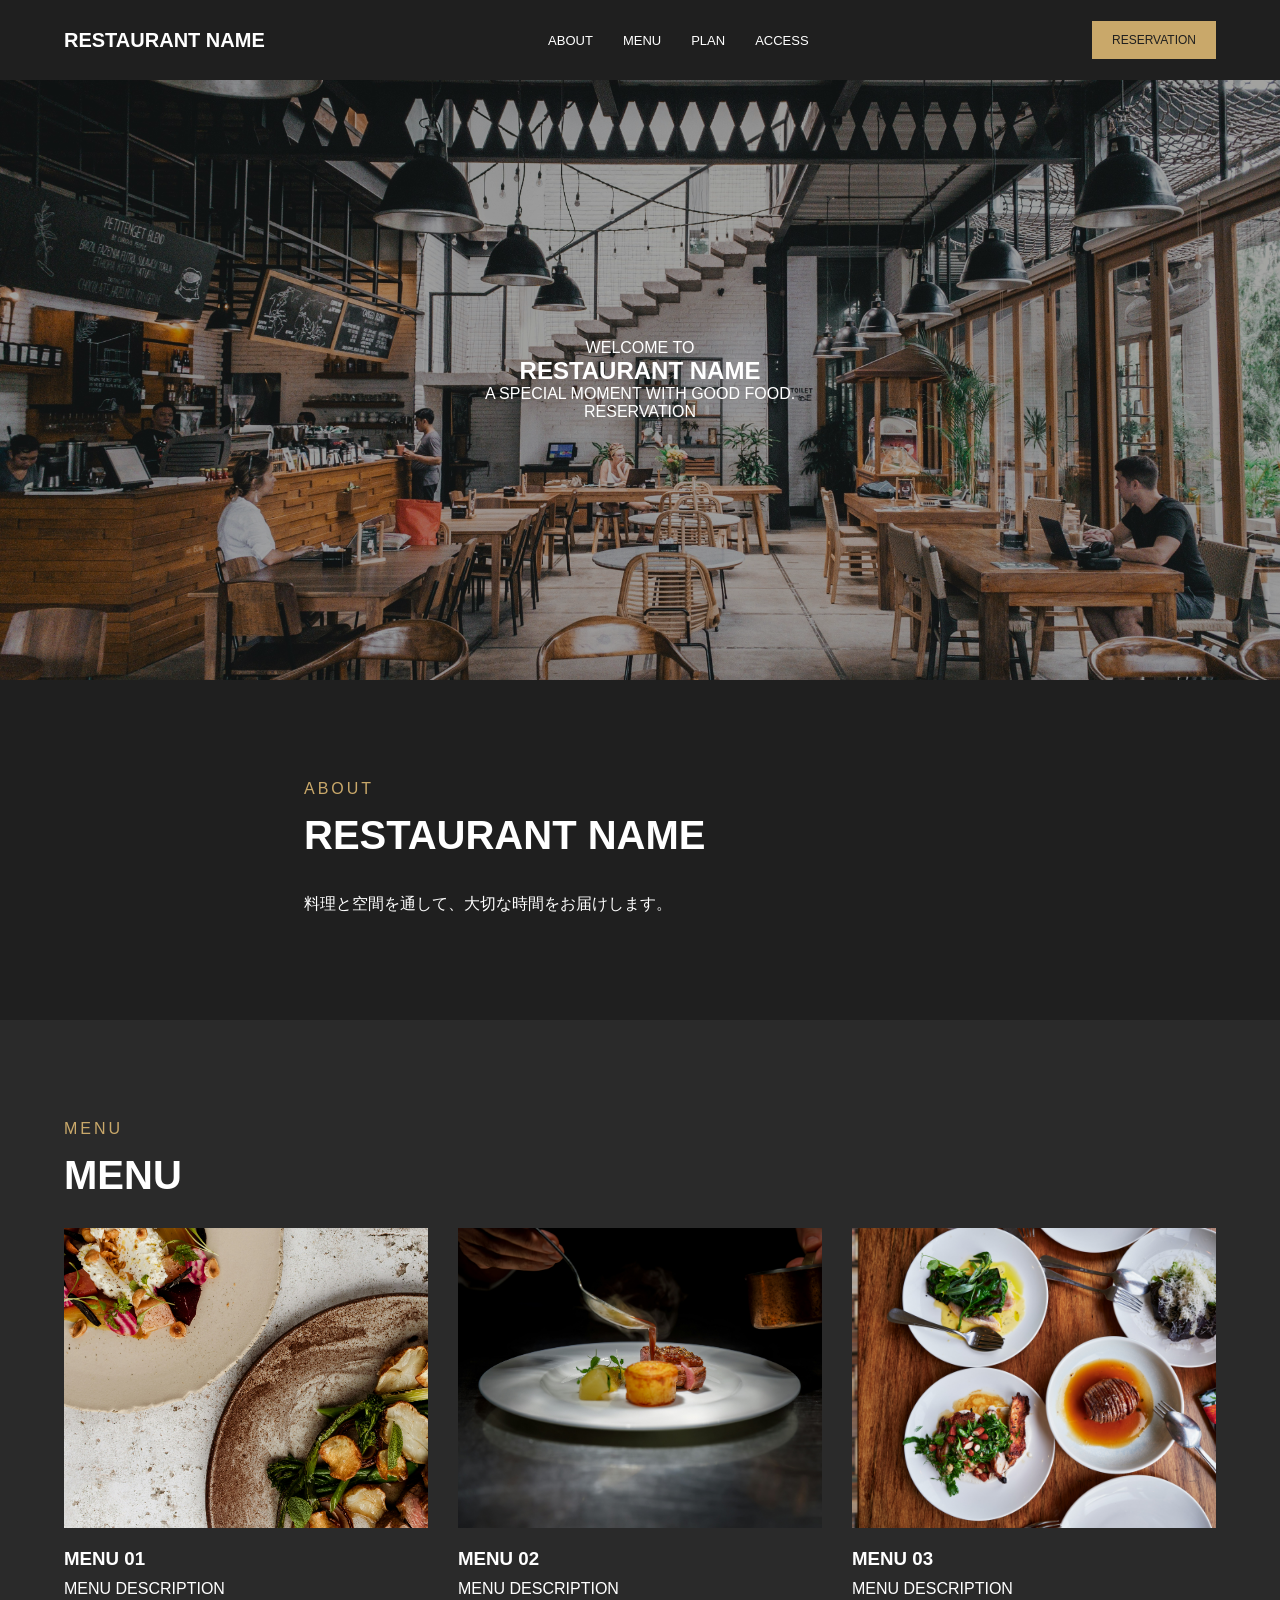
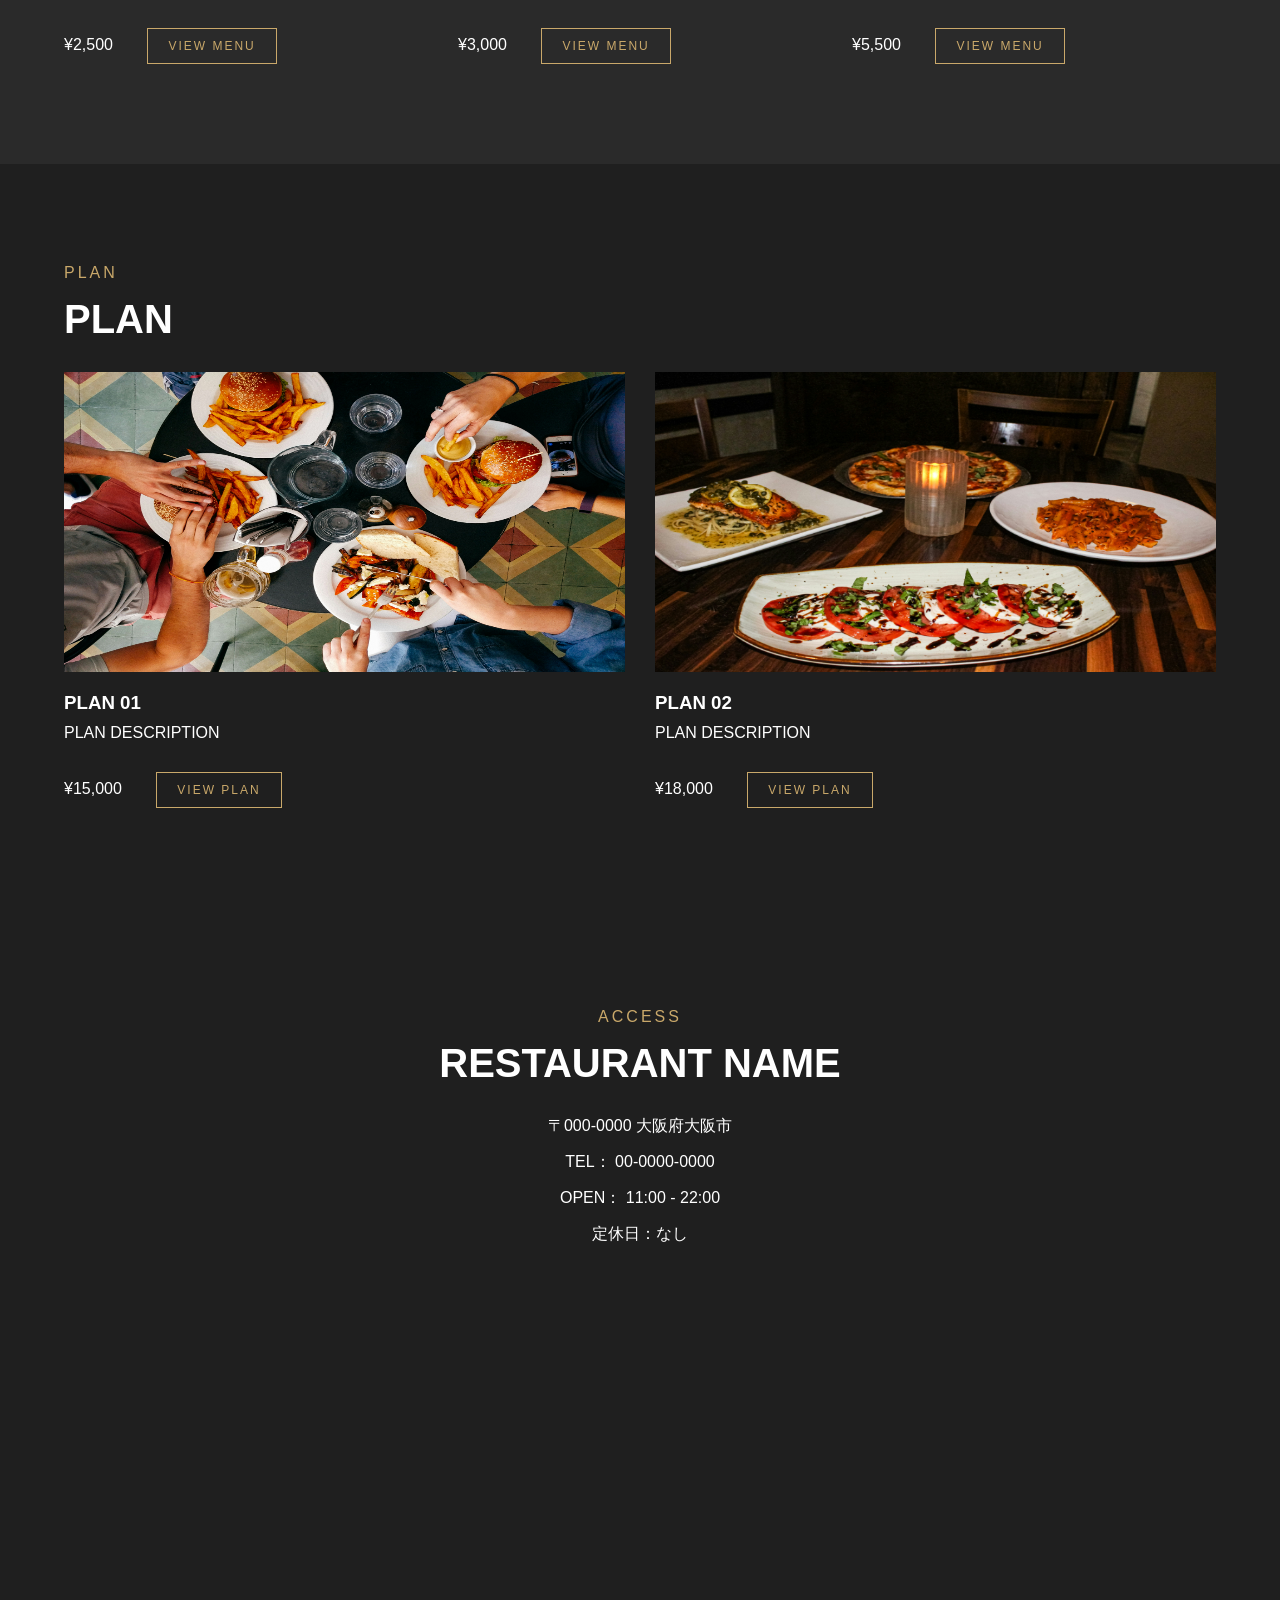
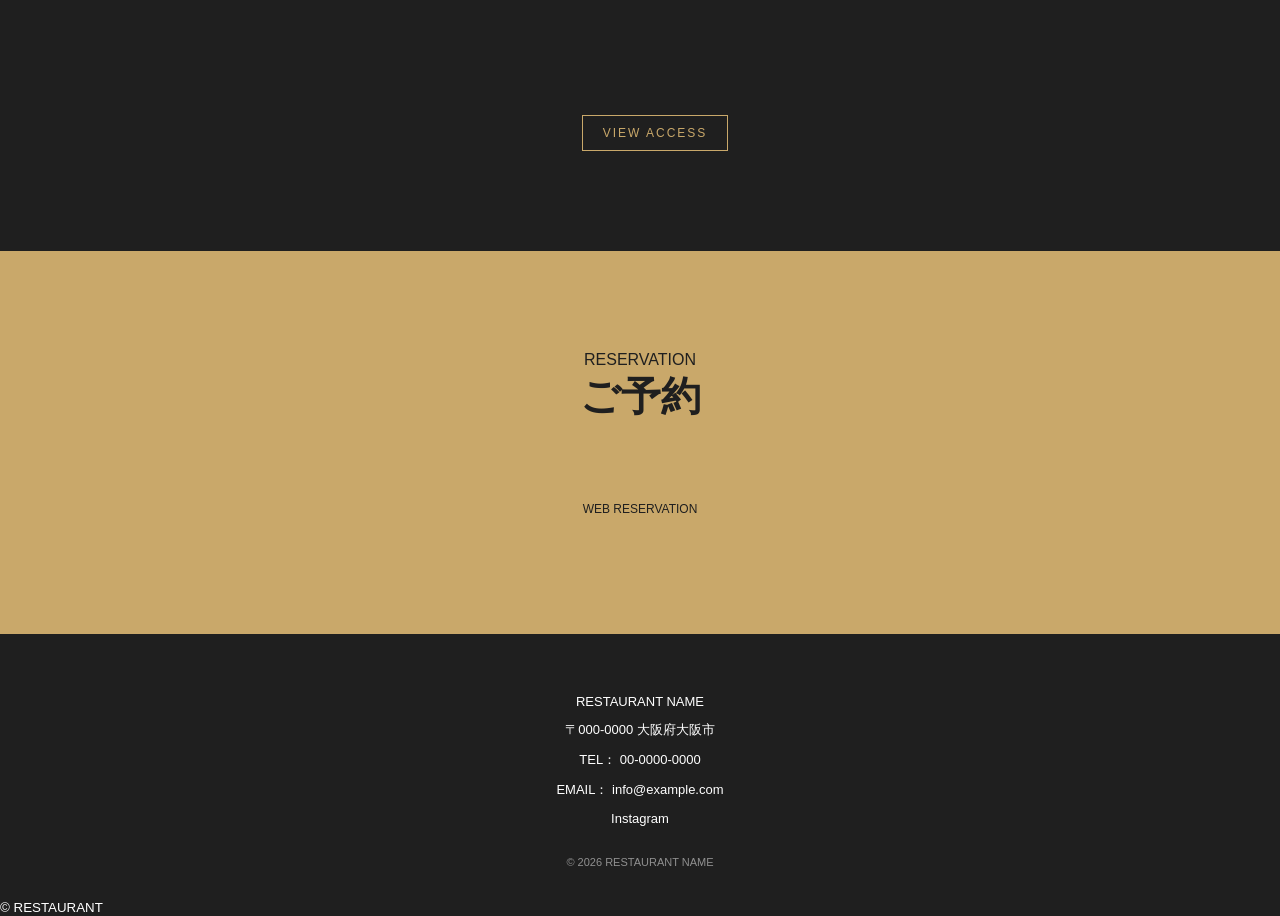
<file: index.html>
<!DOCTYPE html>
<html lang="ja">

<head>

  <meta charset="UTF-8">

  <meta
    name="viewport"
    content="width=device-width, initial-scale=1.0"
  >

  <title>RESTAURANT</title>

  <link rel="stylesheet" href="style.css">
  <link rel="icon" href="images/favicon.png">
  <link rel="apple-touch-icon" sizes="180x180" href="images/apple-touch-icon.png">
  
</head>


<body>


  <!-- HEADER -->

  <header>

    <div
      class="logo"
      data-site="restaurantName"
    ></div>


    <nav>

      <a href="#about">
        ABOUT
      </a>

      <a href="menu.html">
        MENU
      </a>
      
      <a href="plan.html">
        PLAN
      </a>
      
      <a href="access.html">
        ACCESS
      </a>

    </nav>
<button
  class="menu-toggle"
  aria-label="メニューを開く"
>

  <span></span>

  <span></span>

  <span></span>

</button>

    <a
      href="#reservation"
      class="reservation-button"
    >
      RESERVATION
    </a>

  </header>


<!-- HERO -->

<section class="hero">

  <img
  class="hero-image"
  data-image="heroImage"
  alt="RESTAURANT"
>

  <div class="hero-overlay"></div>


  <div class="hero-content">

    <p>
      WELCOME TO
    </p>


    <h1
      data-site="restaurantName"
    ></h1>


    <p
      class="hero-catch"
      data-site="catchCopy"
    ></p>


    <a
      href="#reservation"
      class="hero-button"
    >
      RESERVATION
    </a>

  </div>

</section>



  <!-- ABOUT -->

  <section
    id="about"
    class="about"
  >

    <p class="section-subtitle">
      ABOUT
    </p>


    <h2
      data-site="restaurantName"
    ></h2>


    <p
      class="about-text"
      data-site="aboutText"
    ></p>

  </section>



  <!-- MENU -->

  <section
    id="menu"
    class="menu-section"
  >

    <p class="section-subtitle">
      MENU
    </p>


    <h2>
      MENU
    </h2>


    <div class="menu-grid">


      <div class="menu-card">

        <img
            class="menu-image"
            data-image="menuImage01"
            alt="MENU 01"
          >


        <h3
          data-site="menuName01"
        ></h3>
        
        <p
          data-site="menuDescription01"
        ></p>
        
        <span
          data-site="menuPrice01"
        ></span>

        <a href="menu.html#menu01" class="menu-more">
          VIEW MENU
        </a>

      </div>



      <div class="menu-card">

      <img
      class="menu-image"
      data-image="menuImage02"
      alt="MENU 02"
    >


       <!-- MENU 02 -->

      <h3
        data-site="menuName02"
      ></h3>
      
      <p
        data-site="menuDescription02"
      ></p>
      
      <span
        data-site="menuPrice02"
      ></span>

      <a href="menu.html#menu02" class="menu-more">
        VIEW MENU
      </a>

      </div>



      <div class="menu-card">

<img
  class="menu-image"
  data-image="menuImage03"
  alt="MENU 03"
>


        <!-- MENU 03 -->

        <h3
          data-site="menuName03"
        ></h3>
        
        <p
          data-site="menuDescription03"
        ></p>
        
        <span
          data-site="menuPrice03"
        ></span>
        
        <a href="menu.html#menu03" class="menu-more">
          VIEW MENU
        </a>
        
      </div>


    </div>


  </section>

<!-- PLAN -->

<section
  id="plan"
  class="plan-section"
>

  <p class="section-subtitle">
    PLAN
  </p>


  <h2>
    PLAN
  </h2>


  <div class="plan-grid">


    <div class="plan-card">

      <img class="plan-image"
          data-image="planImage01"
          alt="PLAN 01">


        <h3 data-site="planName01"></h3>
        <p data-site="planDescription01"></p>
        <span data-site="planPrice01"></span>

<a href="plan.html#plan01" class="menu-more">
  VIEW PLAN
</a>
    

    </div>



    <div class="plan-card">

      <img class="plan-image"
          data-image="planImage02"
          alt="PLAN 02">
          
          <h3 data-site="planName02"></h3>
          <p data-site="planDescription02"></p>
          <span data-site="planPrice02"></span>

<a href="plan.html#plan02" class="menu-more">
  VIEW PLAN
</a>

    </div>


  </div>

</section>

  <!-- ACCESS -->

  <section
    id="access"
    class="access"
  >

    <p class="section-subtitle">
      ACCESS
    </p>


    <h2
      data-site="restaurantName"
    ></h2>


    <p
      data-site="address"
    ></p>


<p>
  TEL：
  <a
    href="#"
    data-phone
  >
    <span data-site="phone"></span>
  </a>
</p>


    <p>
      OPEN：
      <span
        data-site="openHours"
      ></span>
    </p>

<p>
  <span data-site="closedDay"></span>
</p>

<div class="map">

 <iframe
  id="map"
  width="100%"
  height="400"
  style="border:0;"
  allowfullscreen=""
  loading="lazy"
></iframe>

<a href="access.html" class="menu-more">
  VIEW ACCESS
</a>

</div>


  </section>



  <!-- RESERVATION -->

  <section
    id="reservation"
    class="reservation"
  >

    <p>
      RESERVATION
    </p>


    <h2>
      ご予約
    </h2>


    <a
  href="#"
  class="reservation-button large"
  data-link="reservationUrl"
>
  WEB RESERVATION
</a>

  </section>



  <!-- FOOTER -->

<footer>

  <p data-site="restaurantName"></p>

  <p data-site="address"></p>

  <p>
    TEL：
    <a
      href="#"
      data-phone
    >
      <span data-site="phone"></span>
    </a>
  </p>

  <p>
    EMAIL：
    <a
      href="#"
      data-email
    >
      <span data-site="email"></span>
    </a>
  </p>

<p>
  <a
    href="#"
    data-link="instagram"
    target="_blank"
  >
    Instagram
  </a>
</p>

  <p>
    © 2026
    <span data-site="restaurantName"></span>
  </p>

</footer>


    <small>
      © RESTAURANT
    </small>

  </footer>



  <!-- JAVASCRIPT -->

  <script src="config.js"></script>

  <script src="script.js"></script>


</body>

</html>
</file>
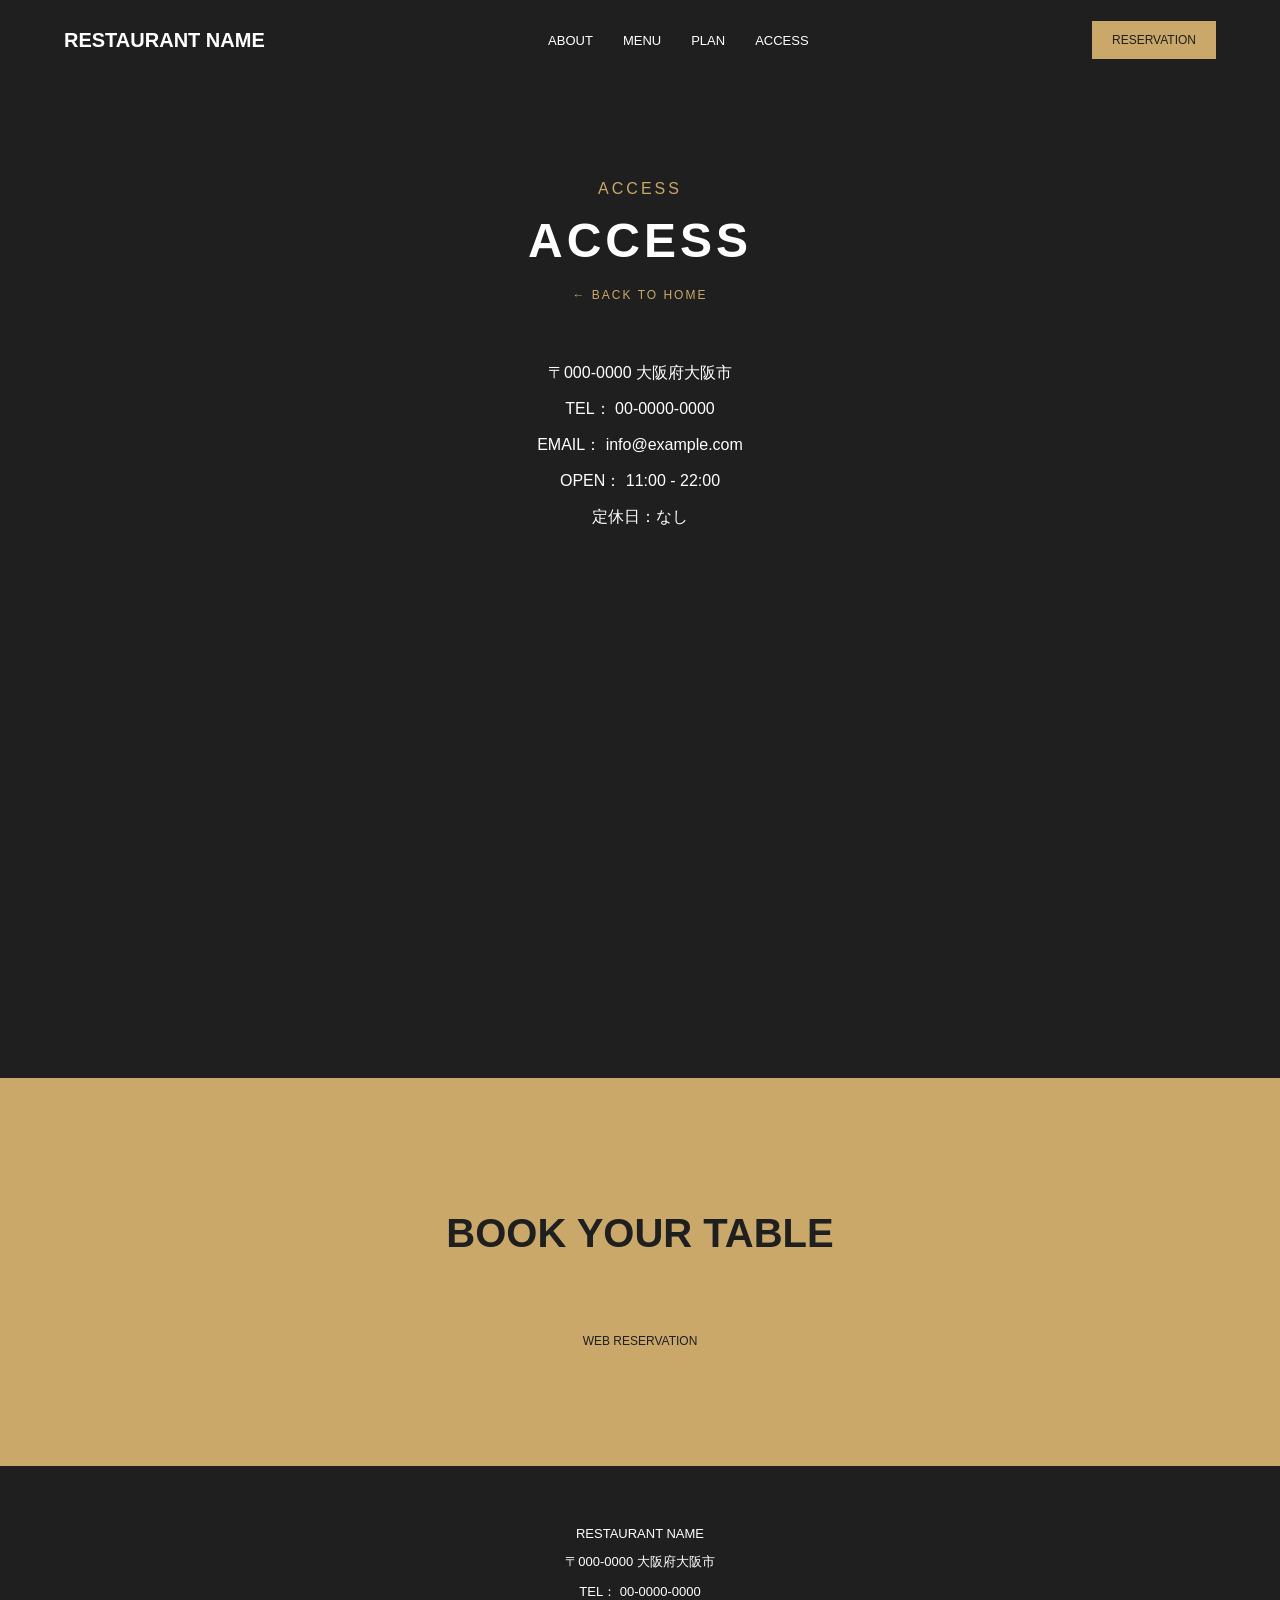
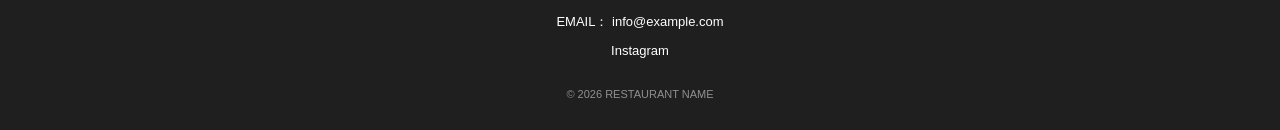
<file: access.html>
<!DOCTYPE html>
<html lang="ja">

<head>

  <meta charset="UTF-8">

  <meta
    name="viewport"
    content="width=device-width, initial-scale=1.0"
  >

  <title>ACCESS</title>

  <link
    rel="stylesheet"
    href="style.css">
<link rel="icon" href="images/favicon.png">
<link rel="apple-touch-icon" href="images/apple-touch-icon.png">


</head>


<body>


  <!-- HEADER -->

  <header>

<a
  href="index.html"
  class="logo"
  data-site="restaurantName"
></a>


    <nav>

      <a href="index.html#about">
        ABOUT
      </a>

      <a href="menu.html">
        MENU
      </a>

      <a href="plan.html">
        PLAN
      </a>

      <a href="access.html">
        ACCESS
      </a>

    </nav>


    <button
      class="menu-toggle"
      aria-label="メニューを開く"
    >

      <span></span>
      <span></span>
      <span></span>

    </button>


    <a
      href="index.html#reservation"
      class="reservation-button"
    >
      RESERVATION
    </a>

  </header>



  <!-- ACCESS -->

  <section class="access-page">

    <div class="menu-page-title">

      <p class="section-subtitle">
        ACCESS
      </p>

      <h1>
        ACCESS
      </h1>

      <a
        href="index.html"
        class="back-home"
      >
        ← BACK TO HOME
      </a>

    </div>


    <div class="access">

<p>
  <a
    href="#"
    data-address
  >
    <span data-site="address"></span>
  </a>
</p>

<p>
  TEL：
  <a
    href="#"
    data-phone
  >
    <span data-site="phone"></span>
  </a>
</p>

<p>
  EMAIL：
  <a
    href="#"
    data-email
  >
    <span data-site="email"></span>
  </a>
</p>

      <p>
        OPEN：
        <span data-site="openHours"></span>
      </p>

      <p>
        <span data-site="closedDay"></span>
      </p>


      <div class="map">

        <iframe
          id="map"
          width="100%"
          height="400"
          style="border:0;"
          allowfullscreen=""
          loading="lazy"
        ></iframe>

      </div>

    </div>

  </section>



  <!-- RESERVATION -->

  <section class="reservation">

    <p class="section-subtitle">
      RESERVATION
    </p>

    <h2>
      BOOK YOUR TABLE
    </h2>

    <a
      href="#"
      class="reservation-button large"
      data-link="reservationUrl"
    >
      WEB RESERVATION
    </a>

  </section>



  <!-- FOOTER -->

<footer>

  <p data-site="restaurantName"></p>

  <p data-site="address"></p>

  <p>
    TEL：
    <a
      href="#"
      data-phone
    >
      <span data-site="phone"></span>
    </a>
  </p>

  <p>
    EMAIL：
    <a
      href="#"
      data-email
    >
      <span data-site="email"></span>
    </a>
  </p>

<p>
  <a
    href="#"
    data-link="instagram"
    target="_blank"
  >
    Instagram
  </a>
</p>


  <p>
    © 2026
    <span data-site="restaurantName"></span>
  </p>

</footer>



  <script src="config.js"></script>

  <script src="script.js"></script>


</body>

</html>
</file>
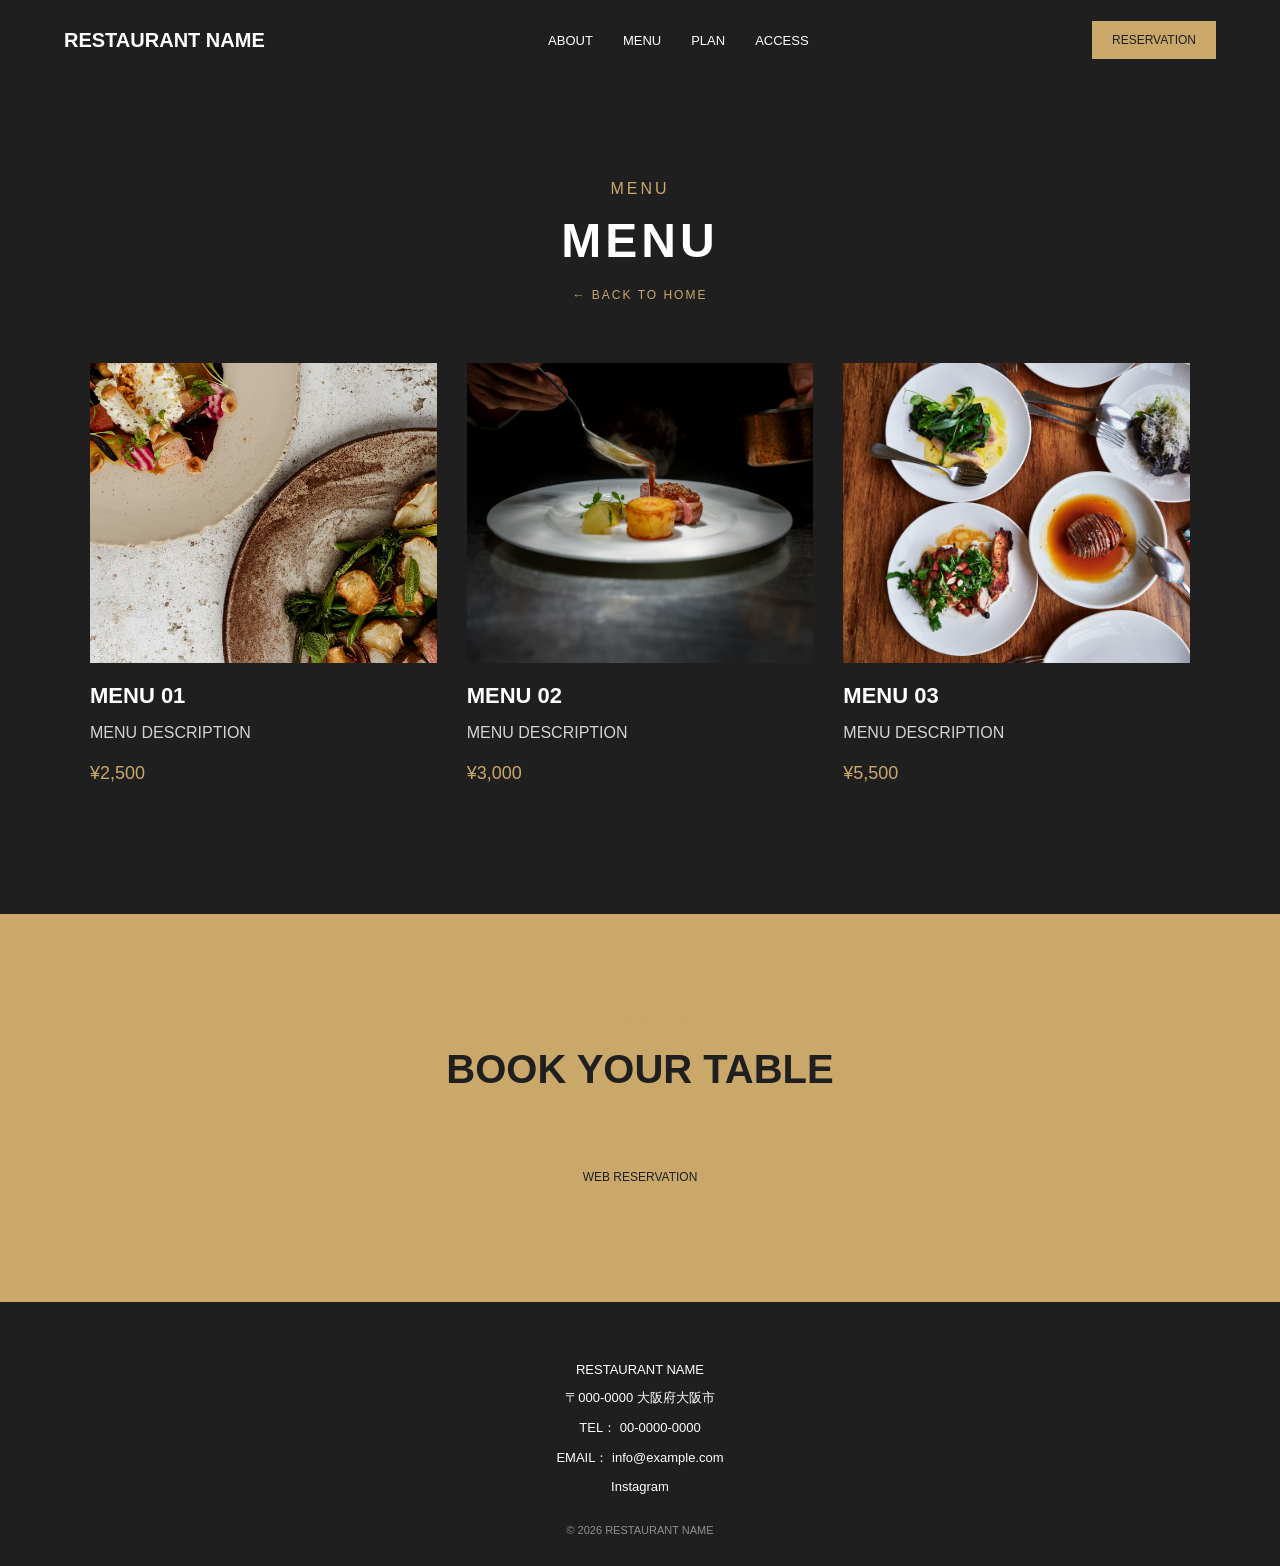
<file: menu.html>
<!DOCTYPE html>
<html lang="ja">

<head>

  <meta charset="UTF-8">

  <meta
    name="viewport"
    content="width=device-width, initial-scale=1.0"
  >

  <title>MENU</title>

  <link
    rel="stylesheet"
    href="style.css"
  >
  <link rel="icon" href="images/favicon.png">
<link rel="apple-touch-icon" href="images/apple-touch-icon.png">

</head>


<body>


  <!-- HEADER -->

  <header>

<a
  href="index.html"
  class="logo"
  data-site="restaurantName"
></a>


    <nav>

      <a href="index.html#about">
        ABOUT
      </a>

      <a href="menu.html">
        MENU
      </a>

      <a href="index.html#plan">
        PLAN
      </a>

      <a href="index.html#access">
        ACCESS
      </a>

    </nav>


    <button
      class="menu-toggle"
      aria-label="メニューを開く"
    >

      <span></span>
      <span></span>
      <span></span>

    </button>


    <a
      href="index.html#reservation"
      class="reservation-button"
    >
      RESERVATION
    </a>

  </header>



  <!-- MENU -->

  <section class="menu-page">

    <div class="menu-page-title">
    
      <p class="section-subtitle">
        MENU
      </p>
    
      <h1>
        MENU
      </h1>
    
          <a href="index.html" class="back-home">
        ← BACK TO HOME
      </a>
    
    </div>


    <div class="menu-grid">


      <!-- MENU 01 -->

      <div class="menu-card" id="menu01">

        <img
          class="menu-image"
          data-image="menuImage01"
          alt="MENU 01"
        >

        <h3 data-site="menuName01"></h3>

        <p data-site="menuDescription01"></p>

        <span data-site="menuPrice01"></span>

      </div>


      <!-- MENU 02 -->

      <div class="menu-card" id="menu02">

        <img
          class="menu-image"
          data-image="menuImage02"
          alt="MENU 02"
        >

        <h3 data-site="menuName02"></h3>

        <p data-site="menuDescription02"></p>

        <span data-site="menuPrice02"></span>

      </div>


      <!-- MENU 03 -->

       <div class="menu-card" id="menu03">

        <img
          class="menu-image"
          data-image="menuImage03"
          alt="MENU 03"
        >

        <h3 data-site="menuName03"></h3>

        <p data-site="menuDescription03"></p>

        <span data-site="menuPrice03"></span>

      </div>


    </div>

  </section>
<!-- RESERVATION -->

<section class="reservation">

  <p class="section-subtitle">
    RESERVATION
  </p>

  <h2>
    BOOK YOUR TABLE
  </h2>

  <a
    href="#"
    class="reservation-button large"
    data-link="reservationUrl"
  >
    WEB RESERVATION
  </a>

</section>


  <!-- FOOTER -->

 <footer>

  <p data-site="restaurantName"></p>

  <p data-site="address"></p>

  <p>
    TEL：
    <a
      href="#"
      data-phone
    >
      <span data-site="phone"></span>
    </a>
  </p>

  <p>
    EMAIL：
    <a
      href="#"
      data-email
    >
      <span data-site="email"></span>
    </a>
  </p>

<p>
  <a
    href="#"
    data-link="instagram"
    target="_blank"
  >
    Instagram
  </a>
</p>

  <p>
    © 2026
    <span data-site="restaurantName"></span>
  </p>

</footer>


  <script src="config.js"></script>

  <script src="script.js"></script>


</body>

</html>
</file>
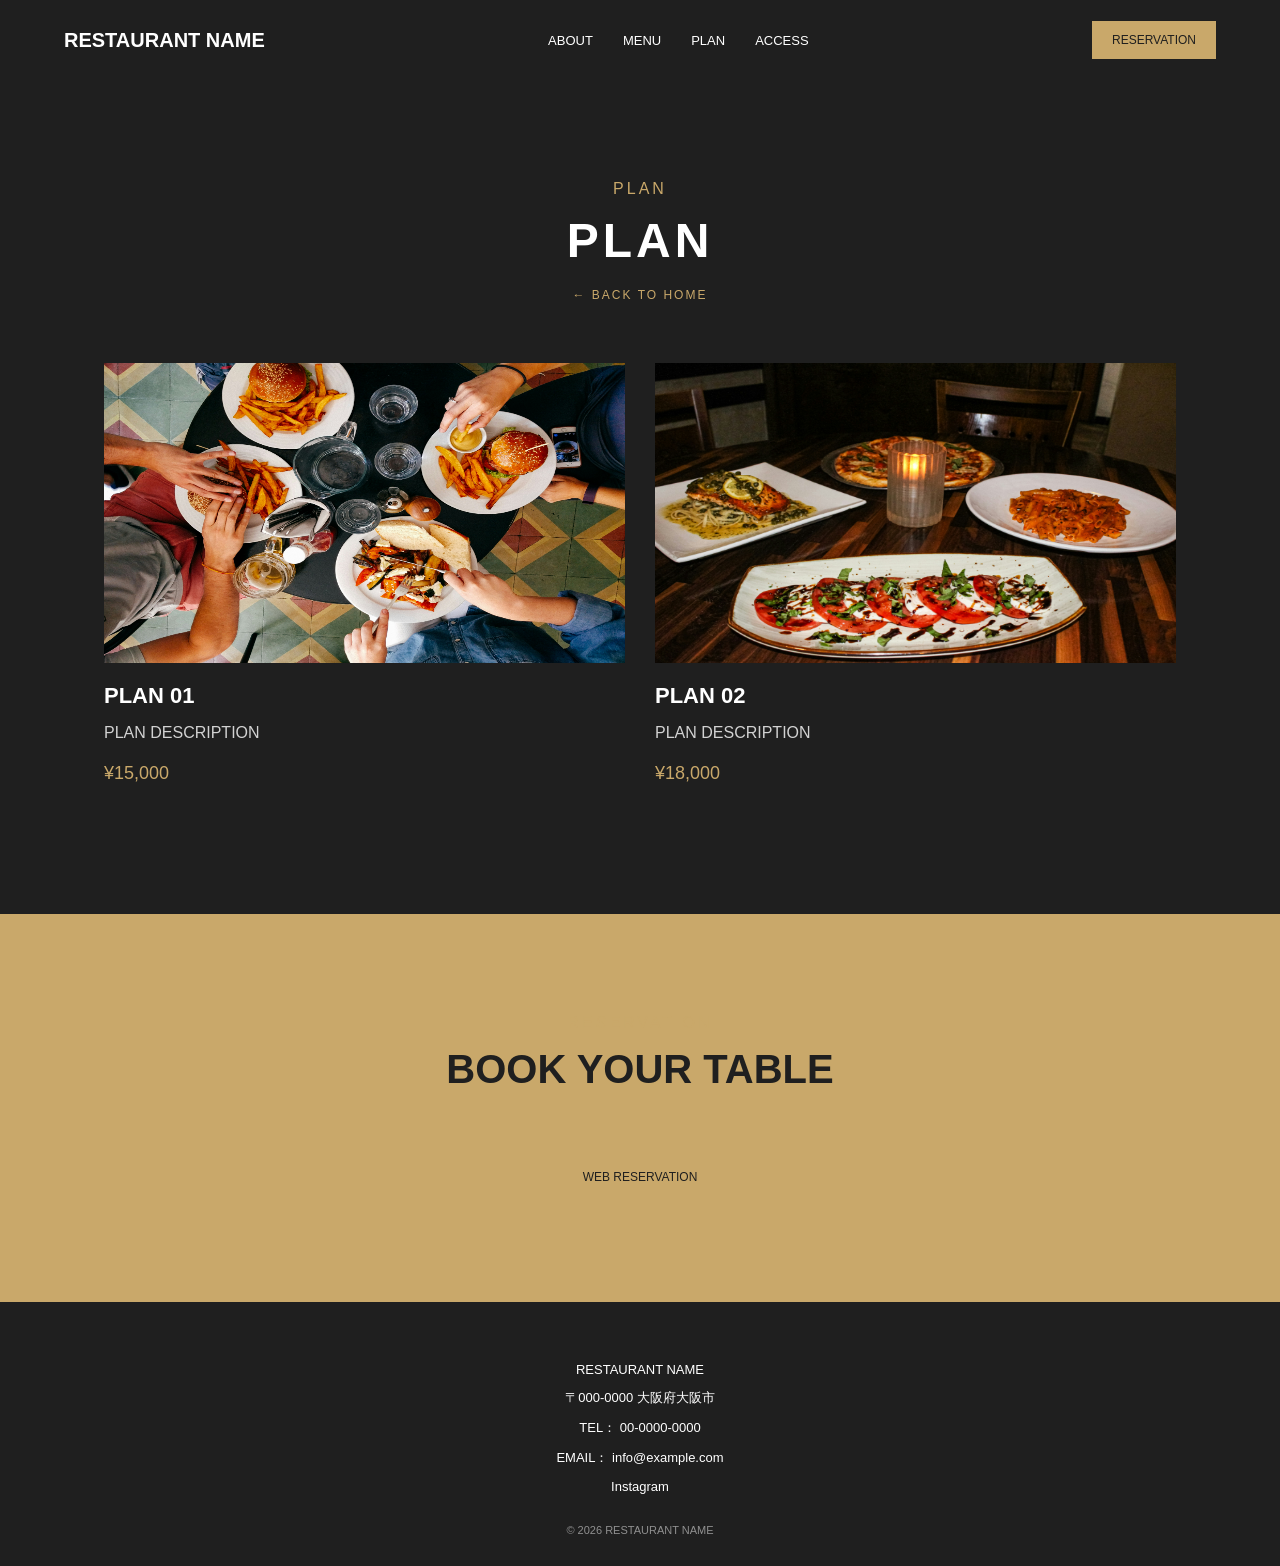
<file: plan.html>
<!DOCTYPE html>
<html lang="ja">

<head>

  <meta charset="UTF-8">

  <meta
    name="viewport"
    content="width=device-width, initial-scale=1.0"
  >

  <title>PLAN</title>

  <link
    rel="stylesheet"
    href="style.css"
  >
  <link rel="icon" href="images/favicon.png">
<link rel="apple-touch-icon" href="images/apple-touch-icon.png">

</head>


<body>


  <!-- HEADER -->

  <header>

<a
  href="index.html"
  class="logo"
  data-site="restaurantName"
></a>


    <nav>

      <a href="index.html#about">
        ABOUT
      </a>

      <a href="menu.html">
        MENU
      </a>

      <a href="plan.html">
        PLAN
      </a>

      <a href="index.html#access">
        ACCESS
      </a>

    </nav>


    <button
      class="menu-toggle"
      aria-label="メニューを開く"
    >

      <span></span>
      <span></span>
      <span></span>

    </button>


    <a
      href="index.html#reservation"
      class="reservation-button"
    >
      RESERVATION
    </a>

  </header>



  <!-- PLAN -->

  <section class="plan-page">

    <div class="menu-page-title">

      <p class="section-subtitle">
        PLAN
      </p>

      <h1>
        PLAN
      </h1>

      <a
        href="index.html"
        class="back-home"
      >
        ← BACK TO HOME
      </a>

    </div>


    <div class="plan-grid">


      <!-- PLAN 01 -->

      <div
        class="plan-card"
        id="plan01"
      >

        <img
          class="plan-image"
          data-image="planImage01"
          alt="PLAN 01"
        >

        <h3 data-site="planName01"></h3>

        <p data-site="planDescription01"></p>

        <span data-site="planPrice01"></span>

      </div>



      <!-- PLAN 02 -->

      <div
        class="plan-card"
        id="plan02"
      >

        <img
          class="plan-image"
          data-image="planImage02"
          alt="PLAN 02"
        >

        <h3 data-site="planName02"></h3>

        <p data-site="planDescription02"></p>

        <span data-site="planPrice02"></span>

      </div>


    </div>

  </section>



  <!-- RESERVATION -->

  <section class="reservation">

    <p class="section-subtitle">
      RESERVATION
    </p>

    <h2>
      BOOK YOUR TABLE
    </h2>

    <a
      href="#"
      class="reservation-button large"
      data-link="reservationUrl"
    >
      WEB RESERVATION
    </a>

  </section>



  <!-- FOOTER -->

<footer>

  <p data-site="restaurantName"></p>

  <p data-site="address"></p>

  <p>
    TEL：
    <a
      href="#"
      data-phone
    >
      <span data-site="phone"></span>
    </a>
  </p>

  <p>
    EMAIL：
    <a
      href="#"
      data-email
    >
      <span data-site="email"></span>
    </a>
  </p>

<p>
  <a
    href="#"
    data-link="instagram"
    target="_blank"
  >
    Instagram
  </a>
</p>


  <p>
    © 2026
    <span data-site="restaurantName"></span>
  </p>

</footer>



  <script src="config.js"></script>

  <script src="script.js"></script>


</body>

</html>
</file>
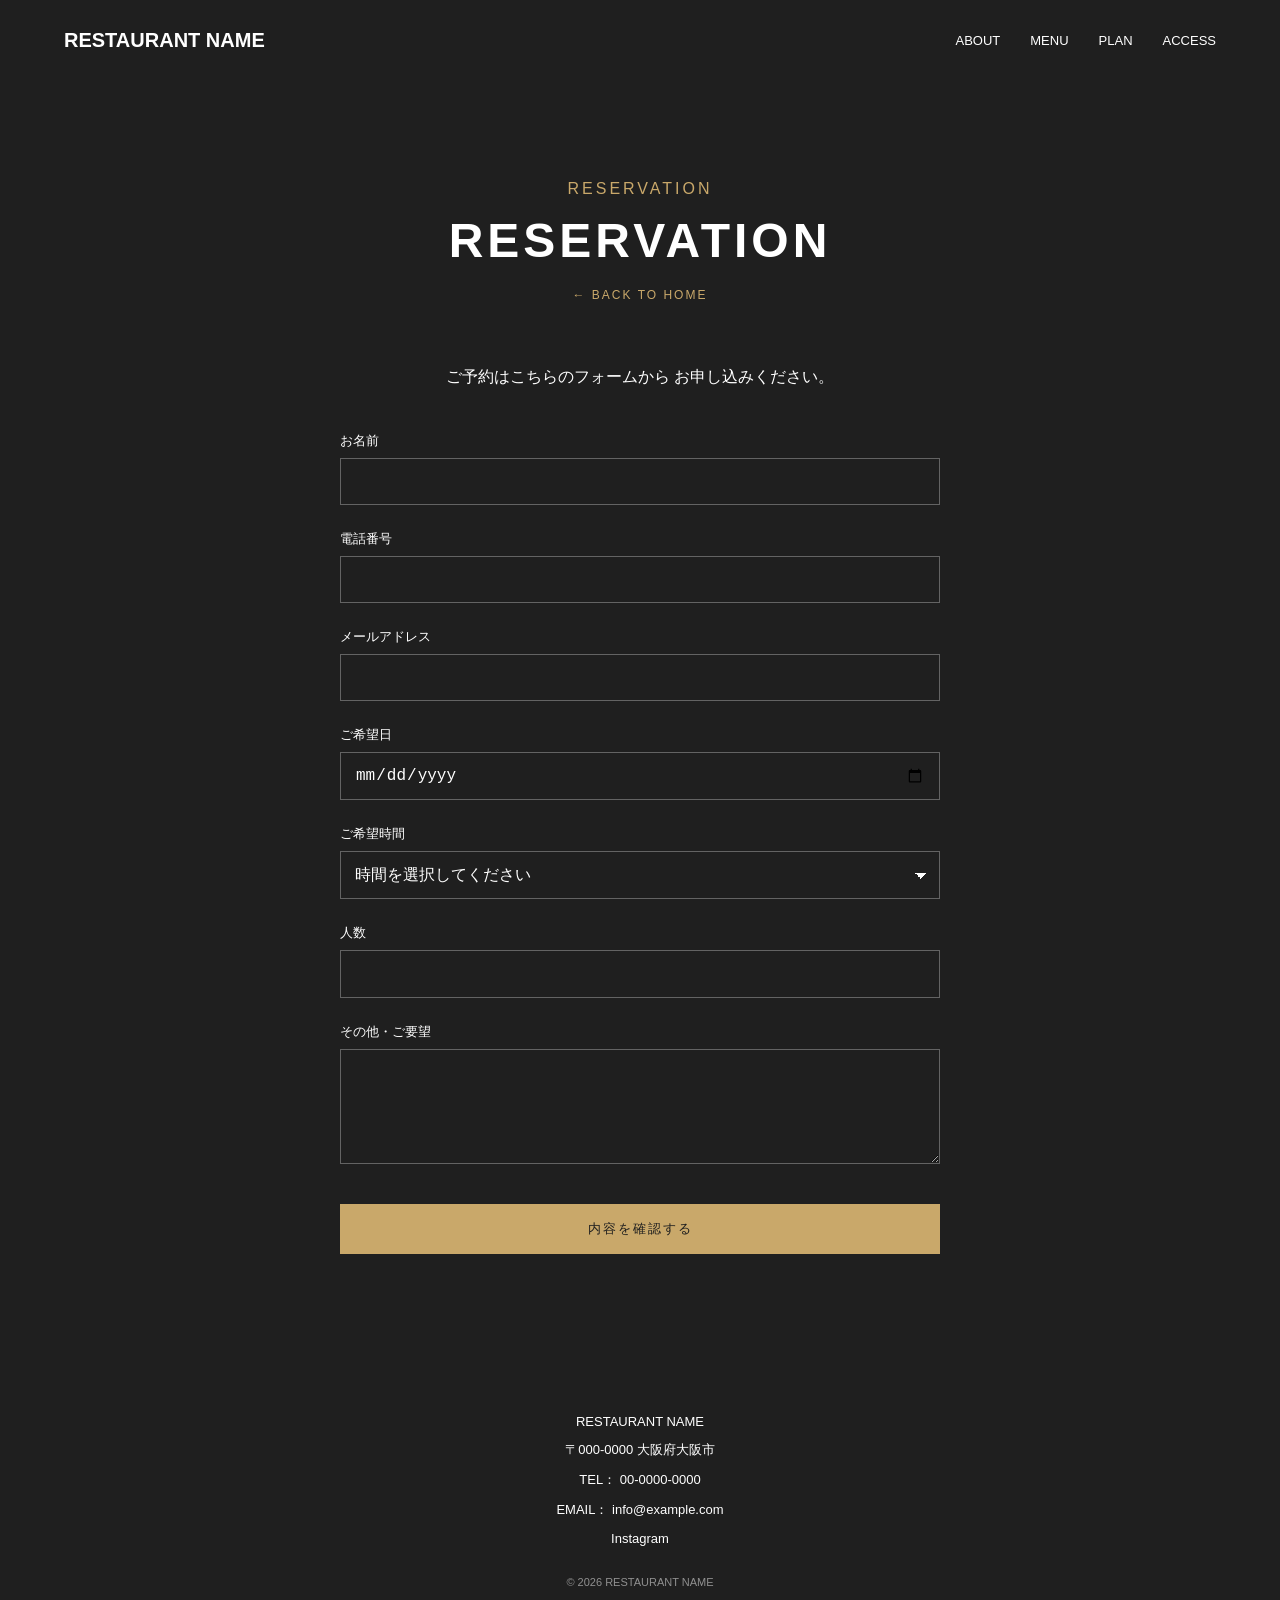
<file: reservation.html>
<!DOCTYPE html>
<html lang="ja">

<head>

  <meta charset="UTF-8">

  <meta
    name="viewport"
    content="width=device-width, initial-scale=1.0"
  >

  <title>RESERVATION</title>

  <link
    rel="stylesheet"
    href="style.css"
  >
<link rel="icon" href="images/favicon.png">
<link rel="apple-touch-icon" href="images/apple-touch-icon.png">


</head>


<body>


  <!-- HEADER -->

  <header>

    <a
      href="index.html"
      class="logo"
      data-site="restaurantName"
    ></a>


    <button
      class="menu-toggle"
      aria-label="メニュー"
    >

      <span></span>
      <span></span>
      <span></span>

    </button>


    <nav>

      <a href="index.html#about">
        ABOUT
      </a>

      <a href="menu.html">
        MENU
      </a>

      <a href="plan.html">
        PLAN
      </a>

      <a href="access.html">
        ACCESS
      </a>

    </nav>


  </header>



  <!-- RESERVATION -->

  <section class="reservation-page">

    <div class="menu-page-title">

      <p class="section-subtitle">
        RESERVATION
      </p>

      <h1>
        RESERVATION
      </h1>

      <a
        href="index.html"
        class="back-home"
      >
        ← BACK TO HOME
      </a>

    </div>


    <div class="reservation-form">

      <p>
        ご予約はこちらのフォームから
        お申し込みください。
      </p>


    <form action="https://formspree.io/f/mgaenzwp" method="POST">

        <label>
          お名前
        </label>

        <input
          type="text"
          name="name"
          required
        >


        <label>
          電話番号
        </label>

        <input
          type="tel"
          name="tel"
          required
        >


        <label>
          メールアドレス
        </label>

        <input
          type="email"
          name="email"
          required
        >


        <label>
          ご希望日
        </label>

        <input
          type="date"
          name="date"
          required
        >


<label>
  ご希望時間
</label>

<select
  name="time"
  id="reservation-time"
  required
>
  <option value="">
    時間を選択してください
  </option>
</select>


        <label>
          人数
        </label>

        <input
          type="number"
          name="people"
          min="1"
          required
        >


        <label>
          その他・ご要望
        </label>

        <textarea
          name="message"
          rows="5"
        ></textarea>


<button
  type="button"
  class="reservation-submit"
  id="confirm-button"
>
  内容を確認する
</button>

      </form>

    </div>

  </section>



  <!-- FOOTER -->

  <footer>

    <p data-site="restaurantName"></p>

    <p data-site="address"></p>

    <p>
      TEL：
      <a
        href="#"
        data-phone
      >
        <span data-site="phone"></span>
      </a>
    </p>

    <p>
      EMAIL：
      <a
        href="#"
        data-email
      >
        <span data-site="email"></span>
      </a>
    </p>

    <p>
      <a
        data-link="instagram"
        target="_blank"
      >
        Instagram
      </a>
    </p>

    <p>
      © 2026
      <span data-site="restaurantName"></span>
    </p>

  </footer>



  <script src="config.js"></script>
  <script src="script.js"></script>

<script>

  const form =
    document.querySelector(".reservation-form form");

  form.addEventListener("submit", async (event) => {

    event.preventDefault();

    const formData =
      new FormData(form);

    const response =
      await fetch(form.action, {
        method: "POST",
        body: formData,
        headers: {
          "Accept": "application/json"
        }
      });

    if (response.ok) {

      window.location.href =
        "thanks.html";

    } else {

      alert(
        "送信に失敗しました。もう一度お試しください。"
      );

    }

  });

</script>

</body>

</html>
</file>
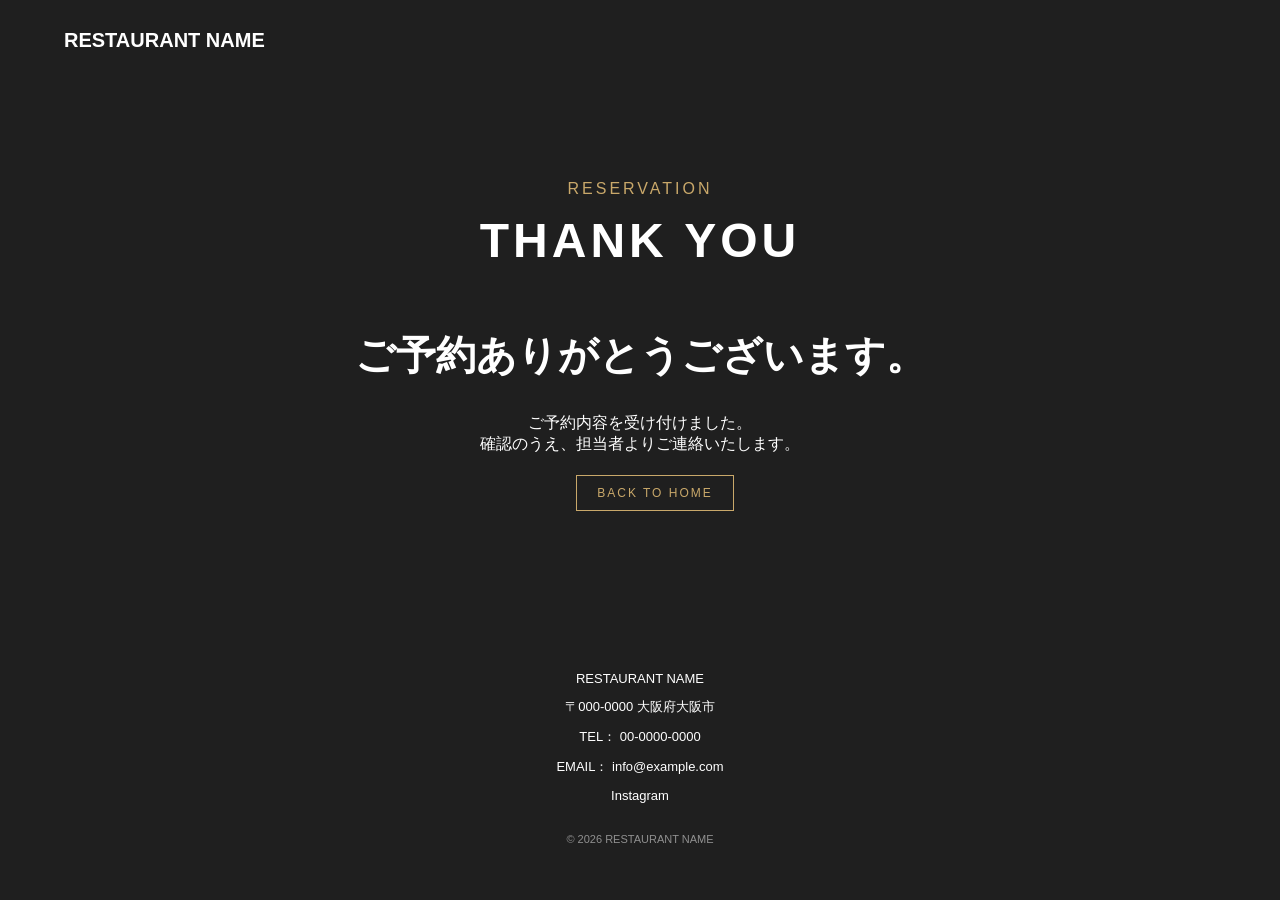
<file: thanks.html>
<!DOCTYPE html>
<html lang="ja">

<head>

  <meta charset="UTF-8">

  <meta
    name="viewport"
    content="width=device-width, initial-scale=1.0"
  >

  <title>THANK YOU</title>

  <link
    rel="stylesheet"
    href="style.css"
  >
  <link rel="icon" href="images/favicon.png">
<link rel="apple-touch-icon" href="images/apple-touch-icon.png">
  

</head>


<body>


  <header>

    <a
      href="index.html"
      class="logo"
      data-site="restaurantName"
    ></a>

  </header>


  <section class="thanks-page">

    <div class="menu-page-title">

      <p class="section-subtitle">
        RESERVATION
      </p>

      <h1>
        THANK YOU
      </h1>

    </div>


    <div class="thanks-message">

      <h2>
        ご予約ありがとうございます。
      </h2>

      <p>
        ご予約内容を受け付けました。
      </p>

      <p>
        確認のうえ、担当者よりご連絡いたします。
      </p>


      <a
        href="index.html"
        class="menu-more"
      >
        BACK TO HOME
      </a>

    </div>

  </section>


  <footer>

    <p data-site="restaurantName"></p>

    <p data-site="address"></p>

    <p>
      TEL：
      <a href="#" data-phone>
        <span data-site="phone"></span>
      </a>
    </p>

    <p>
      EMAIL：
      <a href="#" data-email>
        <span data-site="email"></span>
      </a>
    </p>

    <p>
      <a
        data-link="instagram"
        target="_blank"
      >
        Instagram
      </a>
    </p>

    <p>
      © 2026
      <span data-site="restaurantName"></span>
    </p>

  </footer>


  <script src="config.js"></script>
  <script src="script.js"></script>


</body>

</html>
</file>
<file: style.css>
:root {

  --main-color: #1f1f1f;

  --text-color: #ffffff;

  --accent-color: #c9a86a;

}


* {

  margin: 0;

  padding: 0;

  box-sizing: border-box;

}


html {

  scroll-behavior: smooth;

}


body {

  font-family:
    -apple-system,
    BlinkMacSystemFont,
    "Helvetica Neue",
    Arial,
    sans-serif;

  background:
    var(--main-color);

  color:
    var(--text-color);

}


a {

  color: inherit;

  text-decoration: none;

}


/* HEADER */

header {

  height: 80px;

  display: flex;

  align-items: center;

  justify-content: space-between;

  padding: 0 5%;

}


.logo {

  font-size: 20px;

  font-weight: bold;

}


nav {

  display: flex;

  gap: 30px;

}


nav a {

  font-size: 13px;

}


.reservation-button {

  padding:
    12px
    20px;

  background:
    var(--accent-color);

  color:
    var(--main-color);

  font-size: 12px;

}


/* HERO */

.hero {
  position: relative;
  width: 100%;
  height: 600px;
  padding: 0;
  overflow: hidden;

  display: flex;
  align-items: center;
  justify-content: center;
}

.hero-image {
  width: 100%;
  height: 100%;
  object-fit: cover;
  display: block;
}

.hero-overlay {
  position: absolute;
  inset: 0;
  background: rgba(0, 0, 0, 0.35);
}

.hero-content {
  position: absolute;
  z-index: 2;
  text-align: center;
}

/* SECTION */

section {

  padding:
    100px
    5%;

}


.section-subtitle {

  color:
    var(--accent-color);

  letter-spacing: 3px;

  margin-bottom: 15px;

}


section h2 {

  font-size: 40px;

  margin-bottom: 30px;

}


/* ABOUT */

.about {

  max-width: 800px;

  margin: auto;

}


.about-text {

  line-height: 2;

}


/* MENU */

.menu-section {

  background:
    rgba(
      255,
      255,
      255,
      0.05
    );

}


.menu-grid {

  display: grid;

  grid-template-columns:
    repeat(
      3,
      1fr
    );

  gap: 30px;

}


.menu-image {
  width: 100%;
  height: 300px;
  object-fit: cover;
  display: block;
}

.menu-card h3 {

  margin-top: 20px;

}


.menu-card p {

  margin:
    10px
    0;

}

.menu-more {
  display: inline-block;
  margin-top: 20px;
  margin-left: 30px;
  
  padding: 10px 20px;

  border: 1px solid var(--accent-color);

  color: var(--accent-color);

  font-size: 12px;
  letter-spacing: 2px;
}

/* PLAN */

.plan-section {
  background: var(--main-color);
}

.plan-grid {
  display: grid;
  grid-template-columns: repeat(2, 1fr);
  gap: 30px;
}

.plan-card {
  padding: 0;
}

.plan-image {
  width: 100%;
  height: 300px;
  background: #555;

  display: flex;
  align-items: center;
  justify-content: center;
}

.plan-card h3 {
  margin-top: 20px;
}

.plan-card p {
  margin: 10px 0;
}


/* ACCESS */

.access {

  text-align: center;

}


.access p {

  margin-bottom: 15px;

}


/* RESERVATION */

.reservation {

  text-align: center;

  background:
    var(--accent-color);

  color:
    var(--main-color);

}


.large {

  display: inline-block;

  margin-top: 30px;

  padding:
    18px
    40px;

}


/* FOOTER */

footer {
  padding: 60px 5% 30px;
  text-align: center;
  font-size: 13px;
}

footer p {
  margin-bottom: 12px;
}

footer p:last-child {
  margin-top: 30px;
  margin-bottom: 0;
  font-size: 11px;
  opacity: 0.5;
}

/* ACCESS MAP */

.map {
  width: 100%;
  max-width: 1000px;
  margin: 50px auto 0;
}

.map iframe {
  width: 100%;
  height: 400px;
  display: block;
}

/* MOBILE MENU BUTTON */

.menu-toggle {
  display: none;
}


/* MENU PAGE */

.menu-page-title {
  text-align: center;
  margin-bottom: 60px;
}

.menu-page-title h1 {
  font-size: 48px;
  letter-spacing: 4px;
}
.menu-page .menu-grid {
  max-width: 1100px;
  margin: auto;
}

.menu-page .menu-card {
  padding-bottom: 30px;
}

.menu-page .menu-card h3 {
  font-size: 22px;
}

.menu-page .menu-card p {
  line-height: 1.8;
  opacity: 0.8;
}

.menu-page .menu-card span {
  display: block;
  margin-top: 15px;
  color: var(--accent-color);
  font-size: 18px;
}

.back-home {
  display: inline-block;
  margin-top: 20px;

  color: var(--accent-color);

  font-size: 12px;
  letter-spacing: 2px;
}

.back-home {
  display: inline-block;
  margin-top: 20px;

  color: var(--accent-color);

  font-size: 12px;
  letter-spacing: 2px;
}

/* PLAN PAGE */

.plan-page {
  max-width: 1200px;
  margin: auto;
}

.plan-page .plan-grid {
  margin-top: 40px;
}

.plan-page .plan-card {
  padding-bottom: 30px;
}

.plan-page .plan-card h3 {
  font-size: 22px;
}

.plan-page .plan-card p {
  line-height: 1.8;
  opacity: 0.8;
}

.plan-page .plan-card span {
  display: block;
  margin-top: 15px;
  color: var(--accent-color);
  font-size: 18px;
}

/* ACCESS PAGE */

.access-page {
  max-width: 1200px;
  margin: auto;
}

.access-page .access {
  max-width: 1000px;
  margin: auto;
}

.access-page .map {
  margin-top: 50px;
}

/* RESERVATION PAGE */

.reservation-page {
  max-width: 900px;
  margin: auto;
}

.reservation-form {
  max-width: 600px;
  margin: 50px auto 0;
}

.reservation-form > p {
  text-align: center;
  margin-bottom: 40px;
  line-height: 1.8;
}

.reservation-form form {
  display: flex;
  flex-direction: column;
}

.reservation-form label {
  margin-bottom: 8px;
  font-size: 13px;
}

.reservation-form input,
.reservation-form textarea {
  width: 100%;
  max-width: 100%;
  margin-bottom: 25px;
  padding: 14px;
  border: 1px solid rgba(255,255,255,0.3);
  background: transparent;
  color: var(--text-color);
  font-size: 15px;
  box-sizing: border-box;
}

.reservation-form textarea {
  resize: vertical;
}

.reservation-submit {
  margin-top: 15px;
  padding: 16px;
  border: none;
  background: var(--accent-color);
  color: var(--main-color);
  cursor: pointer;
  font-size: 13px;
  letter-spacing: 2px;
}

.reservation-form input[type="date"],
.reservation-form input[type="time"],
.reservation-form input[type="number"] {
  width: 100%;
  max-width: 100%;
  min-width: 0;
  height: 48px;
  display: block;
  padding: 12px 14px;
  margin: 0 0 25px 0;
  box-sizing: border-box;
  font-size: 16px;
  border: 1px solid rgba(255,255,255,0.3);
  background: transparent;
  color: var(--text-color);
  border-radius: 0;
  -webkit-appearance: none;
  appearance: none;
}

/* RESERVATION TIME SELECT */

.reservation-form select {
  width: 100%;
  height: 48px;
  padding: 12px 14px;
  margin: 0 0 25px 0;
  box-sizing: border-box;

  border: 1px solid rgba(255,255,255,0.3);
  border-radius: 0;

  background: var(--main-color);
  color: var(--text-color);

  font-size: 16px;
  appearance: none;
  -webkit-appearance: none;

  cursor: pointer;
}

.reservation-form {
  position: relative;
}

#reservation-time {
  background-image:
    linear-gradient(45deg, transparent 50%, var(--text-color) 50%),
    linear-gradient(135deg, var(--text-color) 50%, transparent 50%);
  background-position:
    calc(100% - 18px) 21px,
    calc(100% - 12px) 21px;
  background-size:
    6px 6px,
    6px 6px;
  background-repeat: no-repeat;
}

/* RESERVATION CONFIRMATION */

#reservation-confirmation {
  max-width: 600px;
  margin: 50px auto 0;
}

.confirmation-box {
  padding: 40px;
  border: 1px solid rgba(255,255,255,0.2);
}

.confirmation-box h2 {
  text-align: center;
  font-size: 26px;
  margin-bottom: 40px;
}

.confirmation-box p {
  padding: 15px 0;
  border-bottom: 1px solid rgba(255,255,255,0.15);
  line-height: 1.7;
}

.confirmation-box p strong {
  display: block;
  margin-bottom: 5px;
  color: var(--accent-color);
  font-size: 13px;
}

.confirmation-box button {
  width: 100%;
  margin-top: 15px;
}

#back-to-form {
  background: transparent;
  border: 1px solid var(--accent-color);
  color: var(--accent-color);
}

#final-submit {
  background: var(--accent-color);
  color: var(--main-color);
}


/* MOBILE */

@media (max-width: 768px) {

  #reservation-confirmation {
    margin-top: 30px;
  }

  .confirmation-box {
    padding: 25px 20px;
  }

  .confirmation-box h2 {
    font-size: 22px;
    margin-bottom: 30px;
  }

}

/* THANKS PAGE */

.thanks-message {
  text-align: center;
}

.thanks-message h2,
.thanks-message p {
  text-align: center;
}

.thanks-message .menu-more {
  display: inline-block;
}


/* MOBILE */

@media (
  max-width: 768px
) {
  
.hero {
  height: 450px;
}

nav {
  display: none;
}

nav.active {
  display: flex;
  flex-direction: column;

  position: absolute;
  top: 80px;
  left: 0;

  width: 100%;

  padding: 30px 7%;

  background: var(--main-color);

  gap: 25px;

  z-index: 10;
}


  .menu-grid {

    grid-template-columns:
      1fr;

  }


  section {

    padding:
      70px
      7%;

  }
.plan-grid {
  grid-template-columns: 1fr;
}

.menu-toggle {
  display: flex;
  flex-direction: column;
  gap: 5px;

  background: none;
  border: none;

  cursor: pointer;
}

.menu-toggle span {
  width: 24px;
  height: 2px;

  background: var(--text-color);
}

}

/* RESERVATION MOBILE */

@media (max-width: 768px) {

  .reservation-page {
    padding-left: 7%;
    padding-right: 7%;
  }

  .reservation-form {
    margin-top: 30px;
  }

  .reservation-form input,
  .reservation-form textarea {
    width: 100%;
    padding: 15px;
    font-size: 16px;
    border-radius: 0;
  }

.reservation-form input[type="date"],
.reservation-form input[type="time"],
.reservation-form input[type="number"] {
  width: 100% !important;
  max-width: 100% !important;
  min-width: 0 !important;
  height: 48px;
  display: block;
  padding: 12px 14px;
  margin: 0 0 25px 0;
  box-sizing: border-box;
  font-size: 16px;
  border: 1px solid rgba(255,255,255,0.3);
  background: transparent;
  color: var(--text-color);
  border-radius: 0;
  -webkit-appearance: none;
  appearance: none;
}

  .reservation-form label {
    margin-bottom: 8px;
  }

  .reservation-submit {
    width: 100%;
    padding: 18px;
    margin-top: 10px;
  }

}
</file>
